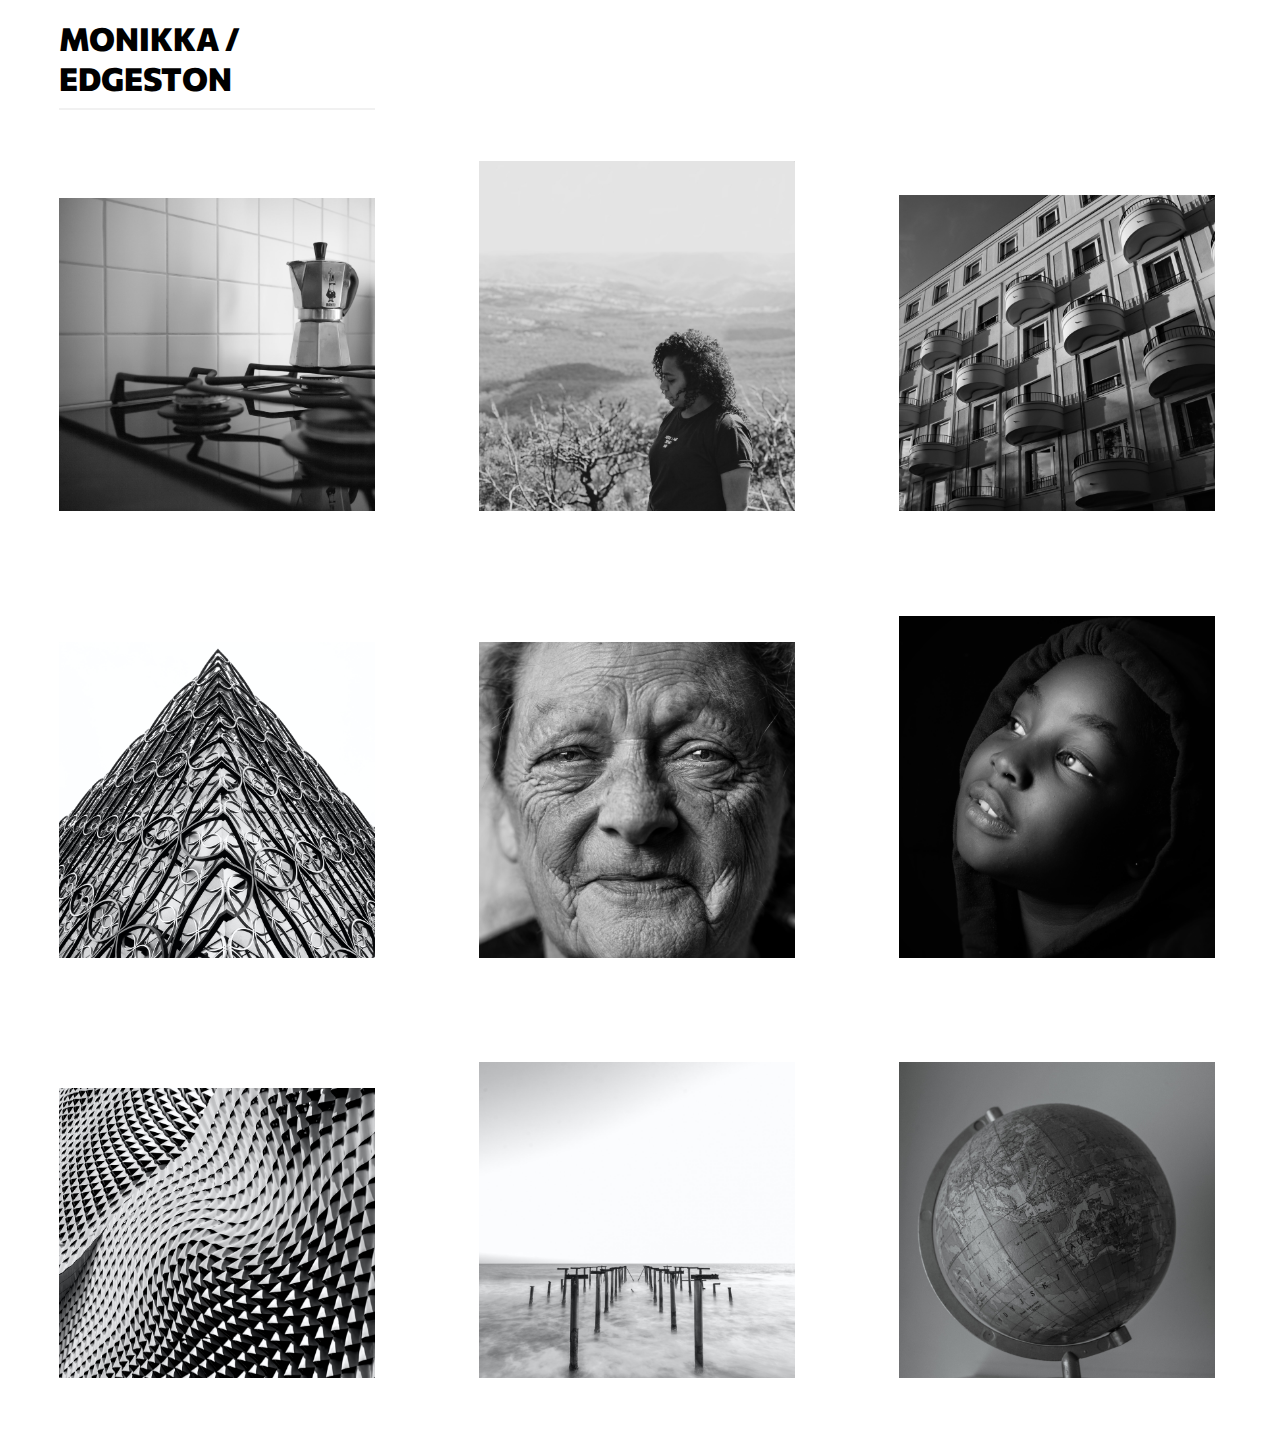
<file: photo.html>
<!DOCTYPE html>
<html>
    <head>
        <meta charset="utf-8">
        <meta http-equiv="X-UA-Compatible" content="IE=edge">
        <title>Photo Blog</title>
        <meta name="description" content="">
        <meta name="viewport" content="width=device-width, initial-scale=1">
        <link href="https://fonts.googleapis.com/css2?family=Commissioner&display=swap" rel="stylesheet">
        <link rel="stylesheet" href="photo.css">

    </head>
    <body>
        <nav>Monikka / Edgeston</nav>
        
        <img src="Photo1.jpg" alt="Photo1">
        <img src="Photo2.jpg" alt="Photo2">
        <img src="Photo3.jpg" alt="Photo3">

        <img src="Photo4.jpg" alt="Photo4">
        <img src="Photo5.jpg" alt="Photo5">
        <img src="Photo6.jpg" alt="Photo6">

        <img src="Photo7.jpg" alt="Photo7">
        <img src="Photo8.jpg" alt="Photo8">
        <img src="Photo9.jpg" alt="Photo9">
        
    </body>
</html>
</file>
<file: photo.css>
body {
    font-family: 'Commissioner', sans-serif;
}
img {
    width: 25%;
    margin: 4.0%;
    transition: all 0.30s;
}

img:hover {
    transform: translateY(-0.25em);
    box-shadow: 12px 12px 2px 1px rgba(0, 0, 0, .4);
    cursor: pointer;
}

nav {
    text-transform: uppercase;
    border-bottom: 2px solid #f1f1f1;
    font-style: solid;
    font-weight: 800;
    font-size: 2em;
    width: 25%;
    margin-left: 4.0%;
    padding: 10px 0;
}
</file>
